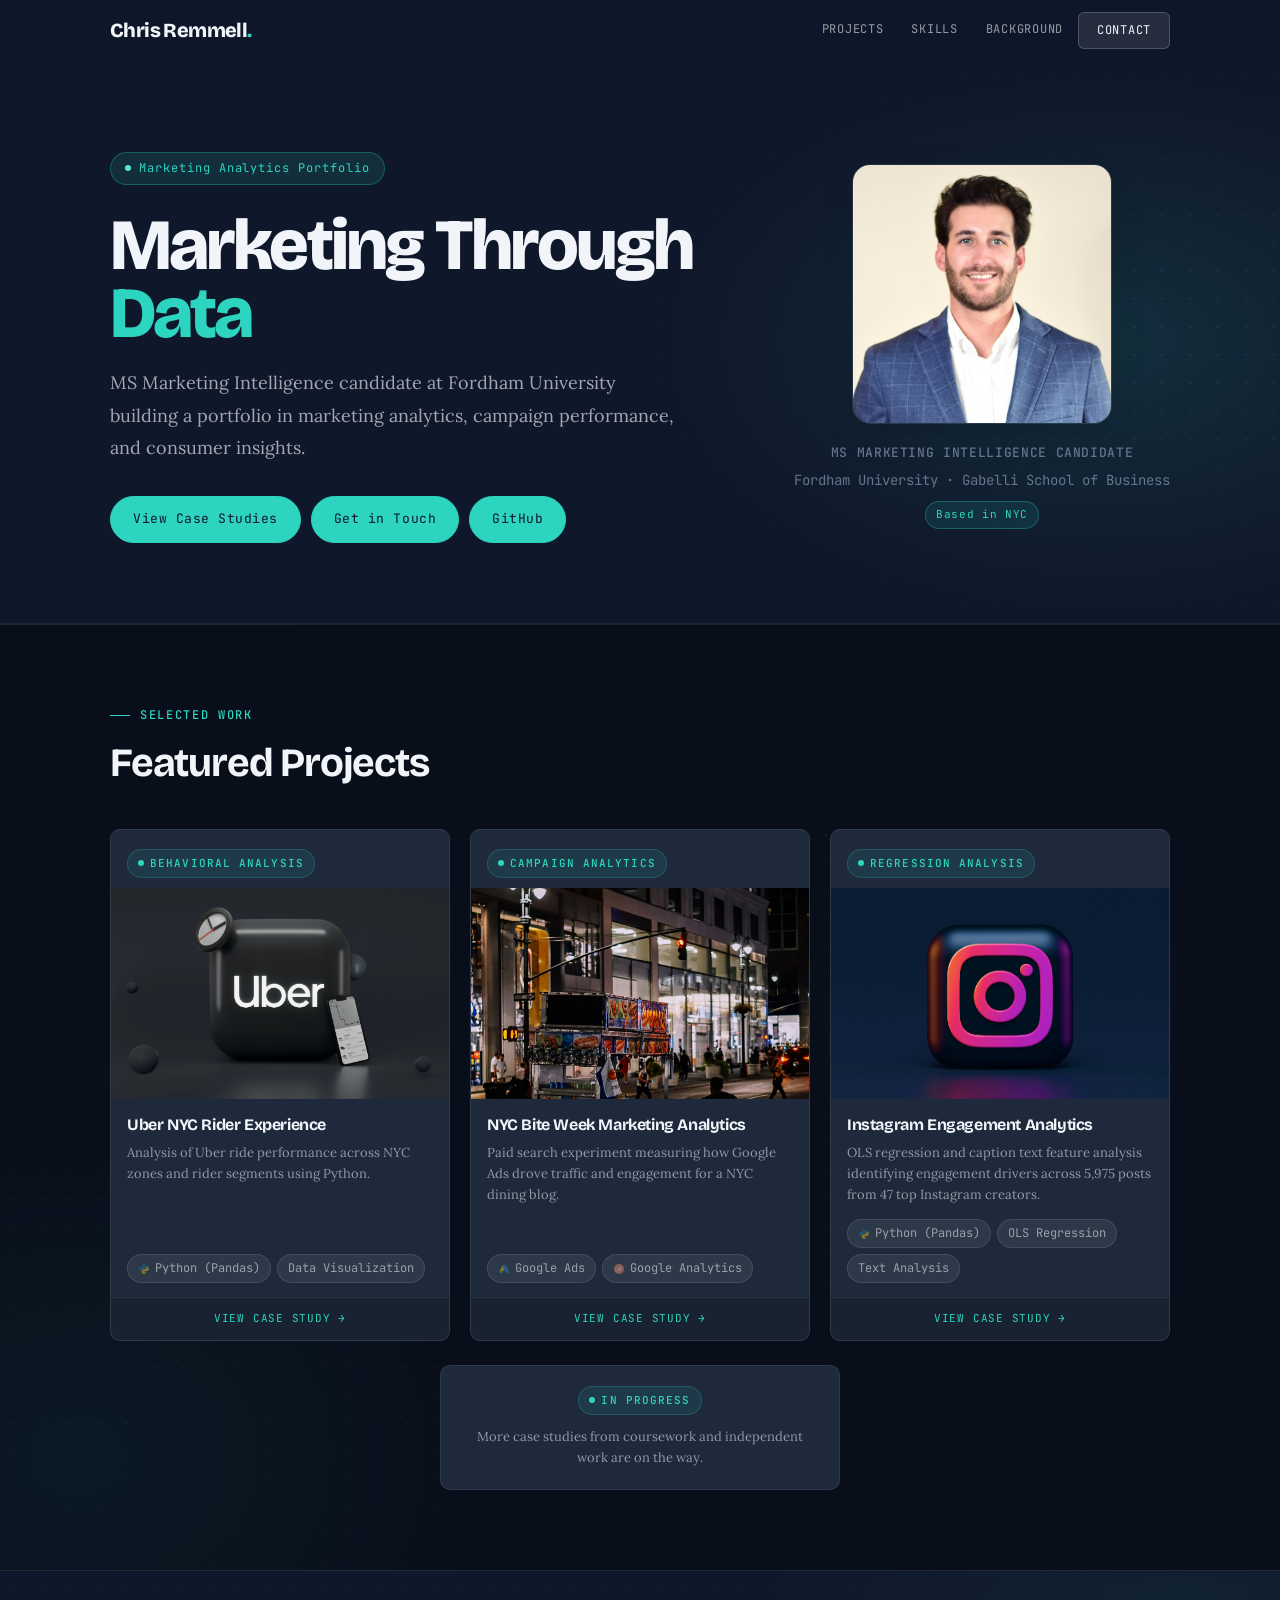
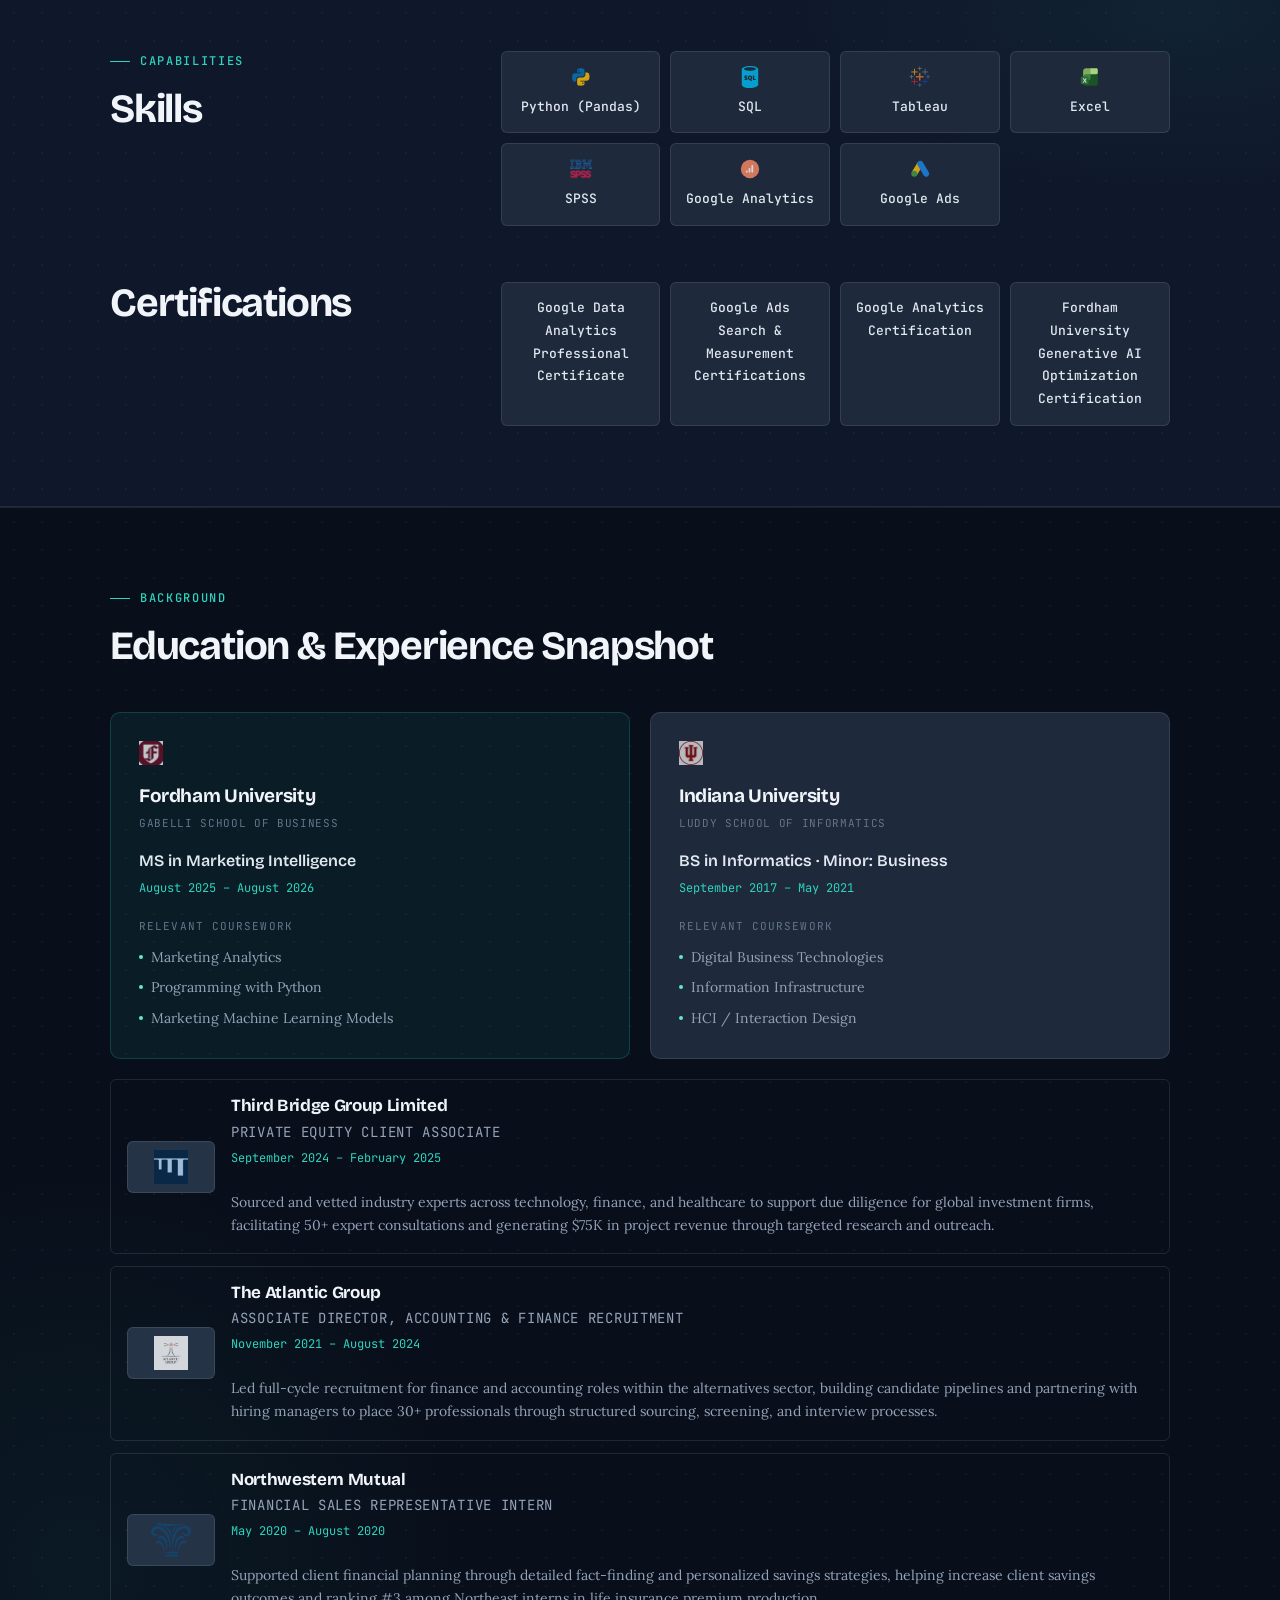
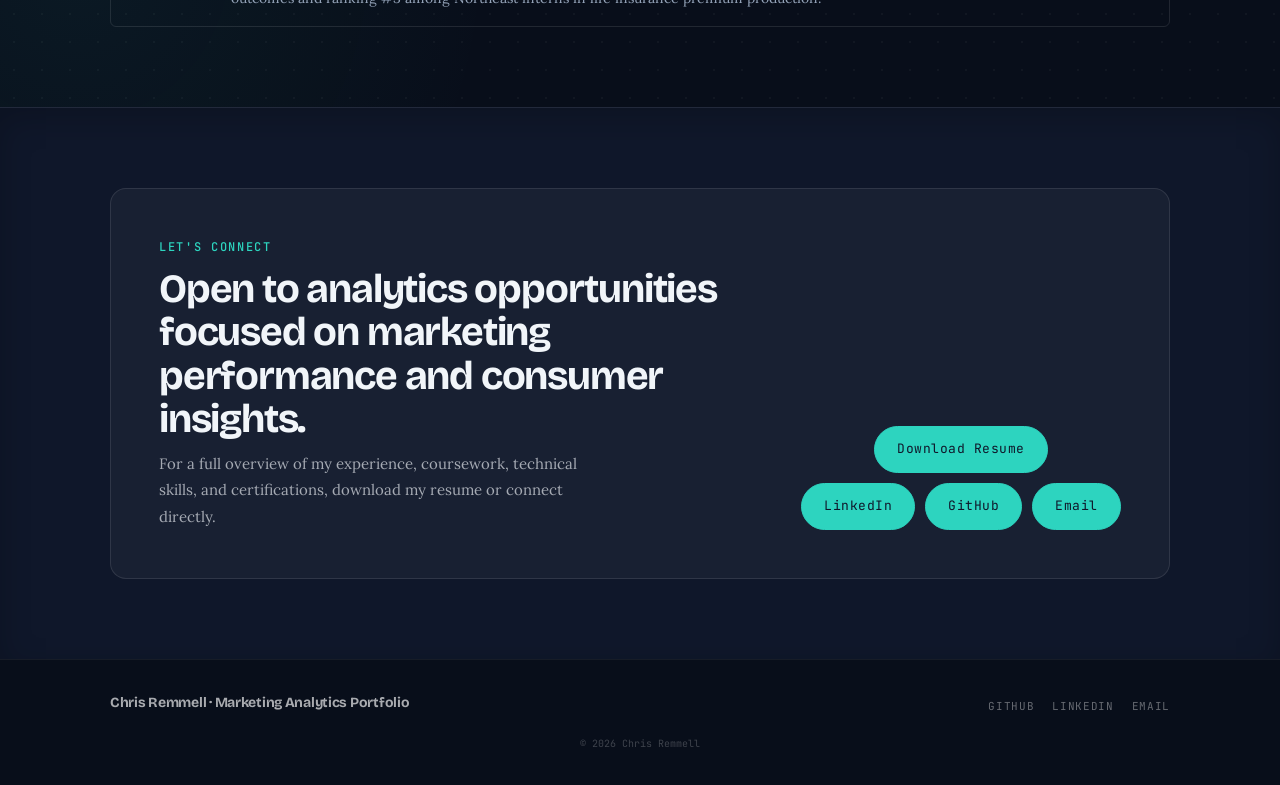
<file: index.html>
<!doctype html>
<html lang="en">
<head>
  <meta charset="UTF-8" />
  <meta name="viewport" content="width=device-width, initial-scale=1.0" />
  <title>Chris Remmell | Marketing Analytics Portfolio | Fordham MS Marketing Intelligence</title>
  <meta name="description" content="Chris Remmell is an MS Marketing Intelligence candidate at Fordham University." />
  <meta property="og:type"        content="website" />
  <meta property="og:url"         content="https://chrisremmell.com/" />
  <meta property="og:title"       content="Chris Remmell | Portfolio" />
  <meta property="og:description" content="MS Marketing Intelligence candidate at Fordham University. Projects in marketing analytics, campaign performance, and consumer insights." />
  <meta property="og:image"       content="https://chrisremmell.com/assets/images/og-preview.jpg" />
  <meta property="og:site_name"   content="Chris Remmell Portfolio" />
  <link rel="canonical" href="https://chrisremmell.com/" />
  <link rel="stylesheet" href="styles.css" />
  <!-- Favicon -->
  <link rel="icon" type="image/x-icon" href="/assets/images/favicon.ico">
  <link rel="icon" type="image/png" sizes="32x32" href="/assets/images/favicon-32x32.png">
  <link rel="icon" type="image/png" sizes="16x16" href="/assets/images/favicon-16x16.png">
  <link rel="apple-touch-icon" sizes="180x180" href="/assets/images/apple-touch-icon.png">
  <link rel="manifest" href="/assets/images/site.webmanifest">
</head>
<body>

  <!-- ── HEADER / NAV ── -->
  <header class="site-header">
    <nav class="container nav" aria-label="Primary">
      <a class="brand" href="index.html">Chris Remmell<span class="dot">.</span></a>
      <button class="nav-toggle" aria-expanded="false" aria-controls="nav-links">Menu</button>
      <ul id="nav-links" class="nav-links">
        <li><a href="#projects">Projects</a></li>
        <li><a href="#skills">Skills</a></li>
        <li><a href="#education">Background</a></li>
        <li class="nav-cta"><a href="#contact">Contact</a></li>
      </ul>
    </nav>
  </header>

  <main>

    <!-- ── HERO ── -->
    <section class="hero-wrap">
      <div class="hero container">

        <!-- Text -->
        <div>
          <div class="hero-badge">Marketing Analytics Portfolio</div>

          <h1 class="hero-heading">
            Marketing Through<br><span class="hero-accent">Data</span>
          </h1>

          <p class="lead">
            MS Marketing Intelligence candidate at Fordham University building a portfolio in marketing analytics, campaign performance, and consumer insights.
          </p>

          <div class="button-row">
            <a class="button" href="#projects">View Case Studies</a>
            <a class="button" href="#contact">Get in Touch</a>
            <a class="button" data-link="github_profile" href="#" target="_blank" rel="noopener">GitHub</a>
          </div>
        </div>

        <!-- Profile -->
        <aside class="hero-profile" aria-label="Chris Remmell headshot and profile">
          <div class="headshot-frame">
            <img src="assets/images/chris-remmell-headshot.jpeg" alt="Chris Remmell portrait" />
          </div>
          <div class="hero-meta">
            <p class="hero-role">MS Marketing Intelligence Candidate</p>
            <p class="hero-school">Fordham University · Gabelli School of Business</p>
            <div class="hero-badge location-badge">Based in NYC</div>
          </div>
        </aside>

      </div>
    </section>

    <!-- ── PROJECTS ── -->
    <section id="projects" class="section section-white">
      <div class="container">

        <div class="projects-intro">
          <div>
            <div class="eyebrow">Selected Work</div>
            <h2>Featured Projects</h2>
          </div>
        </div>

        <div class="project-grid">

          <!-- Project 1 -->
          <a class="project-card" href="projects/uber-nyc-rider-experience.html">
            <div class="card-header">
              <span class="project-type case-study">Behavioral Analysis</span>
            </div>
            <div class="card-img-wrap">
              <img src="assets/images/cards/uber-hero.jpg" alt="Uber NYC Rider Experience" />
            </div>
            <div class="card-body">
              <h3>Uber NYC Rider Experience</h3>
              <p>Analysis of Uber ride performance across NYC zones and rider segments using Python.</p>
              <div class="tools">
                <span class="tool-badge">
                  <img src="assets/images/python.svg" alt="" aria-hidden="true" />
                  Python (Pandas)
                </span>
                <span class="tool-badge">Data Visualization</span>
              </div>
            </div>
            <div class="card-footer">
              <span class="card-cta">View Case Study →</span>
            </div>
          </a>

          <!-- Project 2 -->
          <a class="project-card" href="projects/nyc-bite-week-marketing-analytics.html">
            <div class="card-header">
              <span class="project-type case-study">Campaign Analytics</span>
            </div>
            <div class="card-img-wrap">
              <img src="assets/images/cards/nyc-bite-week-hero.jpg" alt="NYC Bite Week Marketing Analytics" style="object-position: center 40%;" />
            </div>
            <div class="card-body">
              <h3>NYC Bite Week Marketing Analytics</h3>
              <p>Paid search experiment measuring how Google Ads drove traffic and engagement for a NYC dining blog.</p>
              <div class="tools">
                <span class="tool-badge">
                  <img src="assets/images/google-ads.svg" alt="" aria-hidden="true" />
                  Google Ads
                </span>
                <span class="tool-badge">
                  <img src="assets/images/google-analytics.svg" alt="" aria-hidden="true" />
                  Google Analytics
                </span>
              </div>
            </div>
            <div class="card-footer">
              <span class="card-cta">View Case Study →</span>
            </div>
          </a>

          <!-- Project 3 — Instagram Engagement Analytics -->
          <a class="project-card" href="projects/instagram-engagement-analytics.html">
            <div class="card-header">
              <span class="project-type case-study">Regression Analysis</span>
            </div>
            <div class="card-img-wrap">
              <img src="assets/images/cards/instagram-hero.jpg" alt="Instagram Engagement Analytics" />
            </div>
            <div class="card-body">
              <h3>Instagram Engagement Analytics</h3>
              <p>OLS regression and caption text feature analysis identifying engagement drivers across 5,975 posts from 47 top Instagram creators.</p>
              <div class="tools">
                <span class="tool-badge">
                  <img src="assets/images/python.svg" alt="" aria-hidden="true" />
                  Python (Pandas)
                </span>
                <span class="tool-badge">OLS Regression</span>
                <span class="tool-badge">Text Analysis</span>
              </div>
            </div>
            <div class="card-footer">
              <span class="card-cta">View Case Study →</span>
            </div>
          </a>

        </div>

        <!-- In Progress banner — standalone, outside the grid -->
        <div style="max-width:400px;margin:24px auto 0;background:#1e293b;border:1px solid rgba(255,255,255,0.08);border-radius:10px;padding:20px 28px;display:flex;flex-direction:column;align-items:center;text-align:center;">
          <span style="font-family:'JetBrains Mono',monospace;font-size:11px;font-weight:500;letter-spacing:0.1em;text-transform:uppercase;padding:4px 10px;border-radius:100px;display:inline-flex;align-items:center;gap:6px;background:rgba(45,212,191,0.1);border:1px solid rgba(45,212,191,0.2);color:#2dd4bf;margin-bottom:12px;flex-shrink:0;">
            <span style="width:6px;height:6px;border-radius:50%;background:#2dd4bf;flex-shrink:0;display:inline-block;"></span>
            In Progress
          </span>
          <p style="font-size:13px;color:rgba(241,245,249,0.55);line-height:1.6;margin:0;font-family:'Lora',serif;">More case studies from coursework and independent work are on the way.</p>
        </div>

      </div>
    </section>

    <!-- ── SKILLS ── -->
    <section id="skills" class="section section-alt">
      <div class="container">
        <div class="skills-layout">

          <div class="skills-copy">
            <div class="eyebrow">Capabilities</div>
            <h2>Skills</h2>
          </div>

          <ul class="tag-list">
            <li>
              <img src="assets/images/python.svg" alt="" aria-hidden="true" />
              Python (Pandas)
            </li>
            <li>
              <img src="assets/images/sql.svg" alt="" aria-hidden="true" />
              SQL
            </li>
            <li>
              <img src="assets/images/tableau-software.svg" alt="" aria-hidden="true" />
              Tableau
            </li>
            <li>
              <img src="assets/images/excel.svg" alt="" aria-hidden="true" />
              Excel
            </li>
            <li>
              <img src="assets/images/SPSS.svg" alt="" aria-hidden="true" />
              SPSS
            </li>
            <li>
              <img src="assets/images/google-analytics.svg" alt="" aria-hidden="true" />
              Google Analytics
            </li>
            <li>
              <img src="assets/images/google-ads.svg" alt="" aria-hidden="true" />
              Google Ads
            </li>
          </ul>

          <div class="skills-copy">
            <h2>Certifications</h2>
          </div>

          <ul class="tag-list">
            <li>Google Data Analytics Professional Certificate</li>
            <li>Google Ads Search &amp; Measurement Certifications</li>
            <li>Google Analytics Certification</li>
            <li>Fordham University Generative AI Optimization Certification</li>
          </ul>

        </div>
      </div>
    </section>

    <!-- ── EDUCATION ── -->
    <section id="education" class="section section-white">
      <div class="container">

        <div class="eyebrow">Background</div>
        <h2>Education &amp; Experience Snapshot</h2>

        <div class="edu-grid">

          <!-- Fordham -->
          <div class="edu-card accent">
            <img src="assets/images/fordham.png" alt="Fordham University" class="edu-logo" />
            <div class="edu-school">Fordham University</div>
            <div class="edu-sub">Gabelli School of Business</div>
            <div class="edu-degree">MS in Marketing Intelligence</div>
            <div class="edu-dates">August 2025 – August 2026</div>
            <div class="coursework-label">Relevant Coursework</div>
            <ul class="course-list">
              <li>Marketing Analytics</li>
              <li>Programming with Python</li>
              <li>Marketing Machine Learning Models</li>
            </ul>
          </div>

          <!-- Indiana -->
          <div class="edu-card">
            <img src="assets/images/indiana.png" alt="Indiana University" class="edu-logo" />
            <div class="edu-school">Indiana University</div>
            <div class="edu-sub">Luddy School of Informatics</div>
            <div class="edu-degree">BS in Informatics · Minor: Business</div>
            <div class="edu-dates">September 2017 – May 2021</div>
            <div class="coursework-label">Relevant Coursework</div>
            <ul class="course-list">
              <li>Digital Business Technologies</li>
              <li>Information Infrastructure</li>
              <li>HCI / Interaction Design</li>
            </ul>
          </div>

          <!-- Experience -->
          <div class="exp-block">
            <div class="experience-list">
              <article class="experience-card">
                <div class="experience-logo">
                  <img src="assets/images/TB.png" alt="Third Bridge Group Limited" />
                </div>
                <div class="experience-body">
                  <h3>Third Bridge Group Limited</h3>
                  <p class="experience-meta">Private Equity Client Associate</p>
                  <div class="edu-dates">September 2024 – February 2025</div>
                  <p>Sourced and vetted industry experts across technology, finance, and healthcare to support due diligence for global investment firms, facilitating 50+ expert consultations and generating $75K in project revenue through targeted research and outreach.</p>
                </div>
              </article>

              <article class="experience-card">
                <div class="experience-logo">
                  <img src="assets/images/AG.png" alt="The Atlantic Group" />
                </div>
                <div class="experience-body">
                  <h3>The Atlantic Group</h3>
                  <p class="experience-meta">Associate Director, Accounting &amp; Finance Recruitment</p>
                  <div class="edu-dates">November 2021 – August 2024</div>
                  <p>Led full-cycle recruitment for finance and accounting roles within the alternatives sector, building candidate pipelines and partnering with hiring managers to place 30+ professionals through structured sourcing, screening, and interview processes.</p>
                </div>
              </article>

              <article class="experience-card">
                <div class="experience-logo">
                  <img src="assets/images/NM.svg" alt="Northwestern Mutual" />
                </div>
                <div class="experience-body">
                  <h3>Northwestern Mutual</h3>
                  <p class="experience-meta">Financial Sales Representative Intern</p>
                  <div class="edu-dates">May 2020 – August 2020</div>
                  <p>Supported client financial planning through detailed fact-finding and personalized savings strategies, helping increase client savings outcomes and ranking #3 among Northeast interns in life insurance premium production.</p>
                </div>
              </article>
            </div>
          </div>

        </div>
      </div>
    </section>

    <!-- ── CONTACT ── -->
    <section id="contact" class="section section-dark">
      <div class="container">
        <div class="contact-card">
          <div>
            <span class="section-label">Let's Connect</span>
            <h2>Open to analytics opportunities focused on marketing performance and consumer insights.</h2>
            <p>For a full overview of my experience, coursework, technical skills, and certifications, download my resume or connect directly.</p>
          </div>
          <div style="display:flex;flex-direction:column;align-items:center;gap:10px;">
            <div class="button-row" style="justify-content:center;">
              <a class="button" data-link="resume_pdf" href="#" download>Download Resume</a>
            </div>
            <div class="button-row" style="justify-content:center;">
              <a class="button" data-link="linkedin_profile" href="#" target="_blank" rel="noopener">LinkedIn</a>
              <a class="button" data-link="github_profile" href="#" target="_blank" rel="noopener">GitHub</a>
              <a class="button" data-link="email" href="#">Email</a>
            </div>
          </div>
        </div>
      </div>
    </section>

  </main>

  <!-- ── FOOTER ── -->
  <footer class="site-footer">
    <div class="container footer-grid">
      <div class="footer-brand">Chris Remmell · Marketing Analytics Portfolio</div>
      <ul>
        <li><a data-link="github_profile" href="#" target="_blank" rel="noopener">GitHub</a></li>
        <li><a data-link="linkedin_profile" href="#" target="_blank" rel="noopener">LinkedIn</a></li>
        <li><a data-link="email" href="#">Email</a></li>
      </ul>
    </div>
    <p class="copyright">&copy; <span id="year"></span> Chris Remmell</p>
  </footer>

  <script src="script.js"></script>
</body>
</html>
</file>
<file: styles.css>
/* ============================================================
   CHRIS REMMELL — MARKETING ANALYTICS PORTFOLIO
   Design System: Direction A — "The Analyst's Report"
   ============================================================ */

@import url('https://fonts.googleapis.com/css2?family=Bricolage+Grotesque:opsz,wght@12..96,400;12..96,600;12..96,700;12..96,800&family=Lora:ital,wght@0,400;0,500;1,400;1,500&family=JetBrains+Mono:wght@300;400;500&display=swap');

/* ── TOKENS ── */
:root {
  --ink:          #0f172a;
  --ink-2:        #080e1a;
  --ink-3:        #1e293b;
  --rule:         rgba(255,255,255,0.1);
  --rule-soft:    rgba(255,255,255,0.06);
  --text:         #e2e8f0;
  --text-2:       #94a3b8;
  --text-3:       #64748b;
  --paper:        #0b1120;
  --white:        #ffffff;
  --teal:         #2dd4bf;
  --teal-light:   rgba(45,212,191,0.1);
  --teal-mid:     #5eead4;
  --teal-hover:   #99f6e4;
  --amber:        #f59e0b;
  --amber-bg:     rgba(245,158,11,0.1);
  --amber-border: rgba(245,158,11,0.2);
  --max:          1060px;
  --r:            10px;
  --r-sm:         6px;
  --r-lg:         16px;
  --shadow-sm:    0 1px 4px rgba(0,0,0,0.06), 0 4px 16px rgba(0,0,0,0.04);
  --shadow-md:    0 4px 12px rgba(0,0,0,0.07), 0 12px 40px rgba(0,0,0,0.06);
  --shadow-card:  0 8px 40px rgba(0,0,0,0.07);
}

/* ── DARK SECTION TEAL OVERRIDE ── */
/* All sections are dark — keep teal tokens consistent */
.hero-wrap,
.about-wrap,
.section-dark,
.case-header {
  --teal:       #2dd4bf;
  --teal-light: rgba(45,212,191,0.12);
  --teal-mid:   #5eead4;
}

/* ── RESET ── */
*, *::before, *::after { box-sizing: border-box; margin: 0; padding: 0; }
html { scroll-behavior: smooth; font-size: 18px; }

body {
  background: var(--paper);
  color: var(--text);
  font-family: 'Lora', Georgia, serif;
  line-height: 1.75;
  -webkit-font-smoothing: antialiased;
  -moz-osx-font-smoothing: grayscale;
}

img { display: block; max-width: 100%; }
a { color: inherit; }

/* ── LAYOUT ── */
.container {
  width: min(100% - 2.5rem, var(--max));
  margin-inline: auto;
}

/* ── TYPOGRAPHY ── */
h1, h2, h3, h4 {
  font-family: 'Bricolage Grotesque', sans-serif;
  font-weight: 700;
  letter-spacing: -0.03em;
  line-height: 1.08;
  color: #f1f5f9;
}

h1 { font-size: clamp(42px, 6vw, 72px); font-weight: 800; letter-spacing: -0.04em; line-height: 0.95; }
h2 { font-size: clamp(26px, 3.5vw, 40px); }
h3 { font-size: clamp(18px, 2vw, 22px); letter-spacing: -0.025em; line-height: 1.2; }

p { color: var(--text-2); }

.accent { color: var(--teal); }
.hero-accent { color: var(--teal); }

/* Light text for dark hero background */
.hero-wrap h1,
.hero-wrap h2,
.hero-wrap h3,
.hero-wrap h4 { color: #f1f5f9; }
.hero-wrap .hero-tagline { color: rgba(241,245,249,0.72); }
.hero-wrap .lead         { color: rgba(241,245,249,0.65); }

/* ── EYEBROW LABELS ── */
.eyebrow {
  display: flex;
  align-items: center;
  gap: 10px;
  margin-bottom: 16px;
  font-family: 'JetBrains Mono', monospace;
  font-size: 12px;
  font-weight: 500;
  letter-spacing: 0.14em;
  text-transform: uppercase;
  color: var(--teal);
}
.eyebrow::before {
  content: '';
  display: block;
  width: 20px;
  height: 1px;
  background: var(--teal);
  flex-shrink: 0;
}
.eyebrow-center {
  justify-content: center;
}
.eyebrow-center::before { display: none; }
.eyebrow-center::after {
  content: '';
  display: block;
  width: 20px;
  height: 1px;
  background: var(--teal);
  flex-shrink: 0;
}

/* ── SECTION LABEL (legacy alias) ── */
.section-label {
  font-family: 'JetBrains Mono', monospace;
  font-size: 12px;
  font-weight: 500;
  letter-spacing: 0.14em;
  text-transform: uppercase;
  color: var(--teal);
  margin-bottom: 10px;
  display: block;
}

/* ── SITE HEADER / NAV ── */
.site-header {
  position: sticky;
  top: 0;
  z-index: 200;
  background: rgba(15,23,42,0.96);
  backdrop-filter: blur(16px) saturate(160%);
  border-bottom: 1px solid transparent;
  transition: border-color 0.3s, box-shadow 0.3s;
}
.site-header.raised {
  border-bottom-color: rgba(255,255,255,0.08);
  box-shadow: 0 2px 20px rgba(0,0,0,0.3);
}

.nav {
  display: flex;
  align-items: center;
  justify-content: space-between;
  height: 60px;
}

.brand {
  font-family: 'Bricolage Grotesque', sans-serif;
  font-weight: 800;
  font-size: 20px;
  letter-spacing: -0.03em;
  color: #f1f5f9;
  text-decoration: none;
  transition: color 0.15s;
}
.brand .dot { color: #2dd4bf; }
.brand:hover { color: #2dd4bf; }

.nav-toggle {
  display: none;
  background: transparent;
  border: 1.5px solid rgba(255,255,255,0.2);
  color: rgba(241,245,249,0.65);
  border-radius: var(--r-sm);
  padding: 6px 12px;
  font-family: 'JetBrains Mono', monospace;
  font-size: 12px;
  letter-spacing: 0.06em;
  text-transform: uppercase;
  cursor: pointer;
  transition: border-color 0.15s, color 0.15s;
}
.nav-toggle:hover { border-color: rgba(255,255,255,0.5); color: #f1f5f9; }

.nav-links {
  list-style: none;
  display: flex;
  gap: 2px;
  padding: 0;
  margin: 0;
}
.nav-links a {
  display: block;
  padding: 7px 13px;
  font-family: 'JetBrains Mono', monospace;
  font-size: 12px;
  letter-spacing: 0.06em;
  text-transform: uppercase;
  color: rgba(241,245,249,0.6);
  text-decoration: none;
  border-radius: var(--r-sm);
  transition: color 0.15s, background 0.15s;
}
.nav-links a:hover,
.nav-links a.active {
  color: #2dd4bf;
  background: rgba(45,212,191,0.1);
}
.nav-links .nav-cta a {
  background: rgba(255,255,255,0.1) !important;
  color: #f1f5f9 !important;
  border: 1px solid rgba(255,255,255,0.18) !important;
  padding: 7px 18px;
}
.nav-links .nav-cta a:hover {
  background: #2dd4bf !important;
  color: #0f172a !important;
  border-color: #2dd4bf !important;
}

/* ── HERO ── */
.hero-wrap {
  background: var(--ink);
  border-bottom: 1px solid rgba(255,255,255,0.06);
  padding: 88px 0 80px;
  position: relative;
  overflow: hidden;
}

/* subtle dot-grid */
.hero-wrap::before {
  content: '';
  position: absolute;
  inset: 0;
  z-index: 0;
  pointer-events: none;
  background-image: radial-gradient(circle, rgba(255,255,255,0.07) 1px, transparent 1px);
  background-size: 28px 28px;
  mask-image: radial-gradient(ellipse 65% 80% at 92% 50%, black 5%, transparent 70%);
  -webkit-mask-image: radial-gradient(ellipse 65% 80% at 92% 50%, black 5%, transparent 70%);
}

/* depth gradient — soft teal bloom behind the headshot column */
.hero-wrap::after {
  content: '';
  position: absolute;
  inset: 0;
  z-index: 0;
  pointer-events: none;
  background: radial-gradient(ellipse 50% 70% at 86% 50%, rgba(45,212,191,0.12) 0%, transparent 68%);
}

.hero {
  position: relative;
  z-index: 1;
  display: grid;
  grid-template-columns: 1fr auto;
  gap: 60px;
  align-items: center;
}

.hero-badge {
  display: inline-flex;
  align-items: center;
  gap: 8px;
  background: var(--teal-light);
  border: 1px solid rgba(45,212,191,0.3);
  color: var(--teal);
  padding: 5px 14px;
  border-radius: 100px;
  font-family: 'JetBrains Mono', monospace;
  font-size: 12px;
  letter-spacing: 0.08em;
  margin-bottom: 26px;
  animation: fadeUp 0.65s ease both;
}
.hero-badge::before {
  content: '';
  width: 6px;
  height: 6px;
  border-radius: 50%;
  background: var(--teal-mid);
  flex-shrink: 0;
}

h1.hero-heading {
  margin-bottom: 20px;
  max-width: none;
  width: fit-content;
  animation: fadeUp 0.65s 0.08s ease both;
}

.hero-tagline {
  font-family: 'Lora', serif;
  font-style: italic;
  font-size: clamp(17px, 2vw, 21px);
  color: var(--text-2);
  line-height: 1.55;
  margin-bottom: 14px;
  max-width: 52ch;
  animation: fadeUp 0.65s 0.16s ease both;
}

.lead {
  font-size: 18px;
  color: var(--text-2);
  line-height: 1.8;
  max-width: 52ch;
  margin-bottom: 32px;
  animation: fadeUp 0.65s 0.24s ease both;
}

.button-row {
  display: flex;
  flex-wrap: wrap;
  gap: 10px;
  margin-top: 0;
  animation: fadeUp 0.65s 0.32s ease both;
}

/* ── PROFILE / HEADSHOT ── */
.hero-profile {
  display: flex;
  flex-direction: column;
  align-items: center;
  gap: 14px;
  animation: fadeUp 0.65s 0.4s ease both;
}

.headshot-frame {
  width: 260px;
  height: 260px;
  border-radius: 18px;
  overflow: hidden;
  border: 1px solid rgba(255,255,255,0.1);
  box-shadow: var(--shadow-md);
}
.headshot-frame img {
  width: 100%;
  height: 100%;
  object-fit: cover;
}

.hero-meta { text-align: center; margin-top: 4px; }
.hero-role {
  font-family: 'JetBrains Mono', monospace;
  font-size: 13px;
  font-weight: 500;
  letter-spacing: 0.05em;
  text-transform: uppercase;
  color: var(--text-3);
  margin-bottom: 6px;
}
.hero-school {
  font-family: 'JetBrains Mono', monospace;
  font-size: 14px;
  color: var(--text-3);
  line-height: 1.5;
}

.location-badge {
  margin: 10px auto 0;
  padding: 3px 10px;
  margin-bottom: 0;
  font-size: 11px;
  letter-spacing: 0.06em;
  background: rgba(45,212,191,0.1);
}

.location-badge::before {
  display: none;
}

/* ── BUTTONS ── */
.button {
  display: inline-flex;
  align-items: center;
  gap: 6px;
  padding: 11px 22px;
  border-radius: 100px;
  font-family: 'JetBrains Mono', monospace;
  font-size: 13px;
  letter-spacing: 0.04em;
  text-decoration: none;
  transition: all 0.18s;
  border: 1.5px solid transparent;
  cursor: pointer;
  font-weight: 400;
}

.button          { background: var(--teal); color: #0f172a; border-color: var(--teal); }
.button:hover    { background: var(--teal-mid); border-color: var(--teal-mid); color: #0f172a; transform: translateY(-2px); box-shadow: 0 6px 20px rgba(45,212,191,0.3); }

.button-secondary          { background: transparent; color: var(--text-2); border-color: var(--rule); }
.button-secondary:hover    { border-color: rgba(255,255,255,0.4); color: #f1f5f9; transform: translateY(-2px); }

.button-ghost          { background: transparent; color: var(--text-3); border-color: var(--rule); }
.button-ghost:hover    { border-color: var(--text-2); color: var(--text-2); transform: translateY(-2px); }

/* Hero button overrides for dark background */
.hero-wrap .button {
  background: var(--teal);
  border-color: var(--teal);
  color: #0f172a;
}
.hero-wrap .button:hover {
  background: var(--teal-mid);
  border-color: var(--teal-mid);
  color: #0f172a;
  box-shadow: 0 6px 20px rgba(45,212,191,0.3);
}
.hero-wrap .button-secondary {
  background: transparent;
  border-color: rgba(241,245,249,0.25);
  color: rgba(241,245,249,0.78);
}
.hero-wrap .button-secondary:hover {
  border-color: rgba(241,245,249,0.6);
  color: #f1f5f9;
  transform: translateY(-2px);
}

/* ── SECTIONS ── */
.section {
  padding: 80px 0;
}

.section-alt {
  background-color: #0f172a;
  background-image:
    radial-gradient(ellipse 50% 55% at 92% 8%, rgba(45,212,191,0.06) 0%, transparent 65%),
    radial-gradient(circle, rgba(255,255,255,0.035) 1px, transparent 1px);
  background-size: auto, 28px 28px;
  border-top: 1px solid rgba(255,255,255,0.08);
  border-bottom: 1px solid rgba(255,255,255,0.08);
}

.section-white {
  background-color: #080e1a;
  background-image:
    radial-gradient(ellipse 50% 55% at 6% 88%, rgba(45,212,191,0.06) 0%, transparent 65%),
    radial-gradient(circle, rgba(255,255,255,0.035) 1px, transparent 1px);
  background-size: auto, 28px 28px;
  border-top: 1px solid rgba(255,255,255,0.08);
}

.section-dark {
  background: var(--ink);
  border-top: 1px solid rgba(255,255,255,0.08);
  box-shadow: inset 0 10px 32px rgba(0,0,0,0.2);
}

.section-heading {
  margin-bottom: 8px;
}

.projects-note {
  font-family: 'JetBrains Mono', monospace;
  font-size: 12px;
  letter-spacing: 0.04em;
  color: rgba(241,245,249,0.35);
}

.project-card-slim {
  grid-column: 1 / -1;
  flex-direction: row;
  align-items: center;
  gap: 14px;
  padding: 14px 20px;
  min-height: auto;
}

.project-card-slim .project-type {
  margin-bottom: 0;
  flex-shrink: 0;
}

/* ── PROJECTS ── */
.projects-intro {
  display: grid;
  grid-template-columns: 1fr 1fr;
  gap: 40px;
  align-items: end;
  margin-bottom: 44px;
}
.projects-intro p {
  font-size: 16px;
  line-height: 1.75;
}

.project-grid {
  display: grid;
  grid-template-columns: repeat(3, 1fr);
  gap: 20px;
}

/* base card */
.card {
  background: var(--white);
  border: 1px solid var(--rule);
  border-radius: var(--r);
  padding: 28px;
}

.project-card,
.project-card-soon {
  --teal:       #2dd4bf;
  --teal-light: rgba(45,212,191,0.1);
  --teal-mid:   #5eead4;
}

.project-card {
  background: var(--ink-3);
  border: 1px solid rgba(255,255,255,0.08);
  border-radius: var(--r);
  display: flex;
  flex-direction: column;
  position: relative;
  overflow: hidden;
  text-decoration: none;
  color: inherit;
  transition: border-color 0.2s, box-shadow 0.2s, transform 0.2s;
}
.project-card:hover {
  border-color: rgba(45,212,191,0.55);
  box-shadow: 0 8px 40px rgba(0,0,0,0.4), 0 0 64px rgba(45,212,191,0.1);
  transform: translateY(-3px);
}

.project-card:hover::after { opacity: 1; }

/* coming-soon card variant */
.project-card-soon {
  background: rgba(30,41,59,0.6);
  border: 1.5px dashed rgba(255,255,255,0.1);
  border-radius: var(--r);
  display: flex;
  flex-direction: column;
  align-items: flex-start;
  min-height: 100%;
  overflow: hidden;
  transition: border-color 0.2s, background 0.2s;
}
.project-card-soon:hover {
  border-color: rgba(45,212,191,0.3);
  background: rgba(30,41,59,0.8);
}

.project-type {
  font-family: 'JetBrains Mono', monospace;
  font-size: 11px;
  font-weight: 500;
  letter-spacing: 0.1em;
  text-transform: uppercase;
  padding: 4px 10px;
  border-radius: 100px;
  margin-bottom: 16px;
  display: inline-flex;
  align-items: center;
  gap: 6px;
}
.project-type::before {
  content: '';
  display: inline-block;
  width: 6px;
  height: 6px;
  border-radius: 50%;
  flex-shrink: 0;
}
.project-type.case-study {
  color: var(--teal);
  background: var(--teal-light);
  border: 1px solid rgba(45,212,191,0.2);
}
.project-type.case-study::before  { background: var(--teal); }
.project-type.campaign {
  color: var(--amber);
  background: var(--amber-bg);
  border: 1px solid var(--amber-border);
}
.project-type.campaign::before    { background: var(--amber); }
.project-type.coming-soon {
  color: var(--text-3);
  background: var(--rule-soft);
  border: 1px solid var(--rule);
}
.project-type.coming-soon::before { background: var(--text-3); }

/* ── CARD IMAGE / BODY / FOOTER ── */
.card-header {
  padding: 14px 16px 10px;
}

.card-header .project-type {
  margin-bottom: 0;
}

.card-img-wrap {
  position: relative;
  aspect-ratio: 16 / 10;
  overflow: hidden;
  flex-shrink: 0;
  width: 100%;
}

.card-img-wrap img {
  width: 100%;
  height: 100%;
  object-fit: cover;
  display: block;
  transition: transform 0.5s ease;
  will-change: transform;
  backface-visibility: hidden;
  -webkit-backface-visibility: hidden;
  transform: translateZ(0);
}

.project-card:hover .card-img-wrap img {
  transform: scale(1.04);
}

.card-img-placeholder {
  aspect-ratio: 16 / 10;
  width: 100%;
  background: linear-gradient(135deg, rgba(45,212,191,0.05) 0%, rgba(45,212,191,0.12) 100%);
  flex-shrink: 0;
  border-bottom: 1.5px dashed rgba(255,255,255,0.08);
}

.card-body {
  padding: 16px 16px 14px;
  display: flex;
  flex-direction: column;
  flex: 1;
}

.card-body h3 {
  font-size: 16px;
  line-height: 1.3;
  color: #f1f5f9;
  margin-bottom: 7px;
}

.card-body > p {
  font-size: 13px;
  line-height: 1.6;
  color: rgba(241,245,249,0.55);
  margin-bottom: 14px;
  flex: 1;
}

.card-body .tools {
  margin-bottom: 0;
}

.project-card .tool-badge,
.project-card-soon .tool-badge {
  background: rgba(255,255,255,0.07);
  border-color: rgba(255,255,255,0.1);
  color: rgba(241,245,249,0.55);
}

.project-card .tool-badge img,
.project-card-soon .tool-badge img {
  opacity: 0.45;
}

.card-footer {
  padding: 11px 16px;
  border-top: 1px solid rgba(255,255,255,0.07);
  display: flex;
  align-items: center;
  justify-content: center;
  background: rgba(0,0,0,0.18);
}


.insights {
  list-style: none;
  padding: 0;
  display: flex;
  flex-direction: column;
  gap: 9px;
  margin-bottom: 20px;
  flex: 1;
}
.insights li {
  display: flex;
  gap: 10px;
  align-items: flex-start;
  font-size: 15px;
  color: var(--text-2);
  line-height: 1.55;
}
.insights li::before {
  content: '→';
  color: var(--teal);
  font-family: 'JetBrains Mono', monospace;
  font-size: 13px;
  margin-top: 1px;
  flex-shrink: 0;
}

.tools {
  display: flex;
  flex-wrap: wrap;
  gap: 6px;
  margin-bottom: 20px;
}
.tool-badge {
  font-family: 'JetBrains Mono', monospace;
  font-size: 12px;
  padding: 3px 10px;
  background: rgba(255,255,255,0.07);
  border: 1px solid rgba(255,255,255,0.1);
  border-radius: 100px;
  color: var(--text-3);
  display: inline-flex;
  align-items: center;
  gap: 5px;
}
.tool-badge img {
  width: 12px;
  height: 12px;
  object-fit: contain;
  opacity: 0.75;
  flex-shrink: 0;
}

.card-cta {
  font-family: 'JetBrains Mono', monospace;
  font-size: 11px;
  letter-spacing: 0.07em;
  text-transform: uppercase;
  color: #2dd4bf;
  display: inline-flex;
  align-items: center;
  gap: 6px;
  transition: gap 0.15s;
  text-decoration: none;
}
.project-card:hover .card-cta { gap: 10px; }

/* ── SKILLS ── */
.skills-layout {
  display: grid;
  grid-template-columns: 1fr 2fr;
  gap: 56px;
  align-items: start;
}
.skills-copy p {
  font-size: 16px;
  line-height: 1.75;
  margin-top: 14px;
}

.tag-list {
  list-style: none;
  padding: 0;
  display: grid;
  grid-template-columns: repeat(4, 1fr);
  gap: 10px;
  margin: 0;
}
.tag-list li {
  background: #1e293b;
  border: 1px solid rgba(255,255,255,0.1);
  border-radius: var(--r-sm);
  padding: 14px 12px;
  text-align: center;
  font-family: 'JetBrains Mono', monospace;
  font-size: 13px;
  font-weight: 500;
  color: #e2e8f0;
  display: flex;
  flex-direction: column;
  align-items: center;
  gap: 8px;
  transition: border-color 0.18s, box-shadow 0.18s, transform 0.18s;
  cursor: default;
}
.tag-list li:hover {
  border-color: var(--teal-mid);
  box-shadow: 0 4px 16px rgba(45,212,191,0.1);
  transform: translateY(-2px);
}
.tag-list li img {
  width: 22px;
  height: 22px;
  object-fit: contain;
  opacity: 0.8;
}

.cert-spacer {
  grid-column: 2;
  height: 1px;
  background: var(--rule);
  margin-top: 8px;
}
.cert-heading {
  grid-column: 2;
  font-family: 'JetBrains Mono', monospace;
  font-size: 12px;
  font-weight: 700;
  letter-spacing: 0.08em;
  text-transform: uppercase;
  color: var(--teal-mid);
  margin-top: 4px;
}
.cert-list {
  grid-column: 2;
  grid-template-columns: repeat(2, 1fr);
}
.cert-list li {
  justify-content: center;
  font-size: 12px;
  line-height: 1.4;
}

/* ── EDUCATION ── */
.edu-grid {
  display: grid;
  grid-template-columns: 1fr 1fr;
  gap: 20px;
  margin-top: 44px;
}

.edu-card {
  background: #1e293b;
  border: 1px solid rgba(255,255,255,0.1);
  border-radius: var(--r);
  padding: 28px;
}
.edu-card.accent {
  background: rgba(45,212,191,0.07);
  border-color: rgba(45,212,191,0.2);
}

.edu-logo {
  height: 24px;
  width: auto;
  object-fit: contain;
  opacity: 0.75;
  filter: grayscale(15%);
  margin-bottom: 14px;
}

.edu-school {
  font-family: 'Bricolage Grotesque', sans-serif;
  font-weight: 700;
  font-size: 19px;
  letter-spacing: -0.02em;
  color: #f1f5f9;
  margin-bottom: 2px;
}
.edu-sub {
  font-family: 'JetBrains Mono', monospace;
  font-size: 11px;
  letter-spacing: 0.06em;
  color: var(--text-3);
  text-transform: uppercase;
  margin-bottom: 14px;
}
.edu-degree {
  font-family: 'Bricolage Grotesque', sans-serif;
  font-weight: 600;
  font-size: 16px;
  color: #e2e8f0;
  margin-bottom: 3px;
}
.edu-dates {
  font-family: 'JetBrains Mono', monospace;
  font-size: 12px;
  color: var(--teal);
  margin-bottom: 18px;
}
.coursework-label {
  font-family: 'JetBrains Mono', monospace;
  font-size: 11px;
  letter-spacing: 0.1em;
  text-transform: uppercase;
  color: var(--text-3);
  margin-bottom: 8px;
}
.course-list {
  list-style: none;
  padding: 0;
  display: flex;
  flex-direction: column;
  gap: 6px;
}
.course-list li {
  display: flex;
  align-items: center;
  gap: 8px;
  font-size: 14px;
  color: var(--text-2);
}
.course-list li::before {
  content: '';
  width: 4px;
  height: 4px;
  border-radius: 50%;
  background: var(--teal-mid);
  flex-shrink: 0;
}

.exp-block {
  grid-column: span 2;
}
.experience-list {
  display: flex;
  flex-direction: column;
  gap: 12px;
}

.experience-card {
  background: var(--bg-soft);
  border: 1px solid var(--rule);
  border-radius: var(--r-sm);
  padding: 16px;
  display: flex;
  align-items: center;
  gap: 16px;
  transition: border-color 0.25s ease, box-shadow 0.25s ease;
}
.experience-card:hover {
  border-color: rgba(45,212,191,0.3);
  box-shadow: 0 6px 18px rgba(15,23,42,0.08);
}

.experience-logo {
  width: 88px;
  height: 52px;
  border: 1px solid rgba(255,255,255,0.1);
  border-radius: var(--r-sm);
  background: #253347;
  display: flex;
  align-items: center;
  justify-content: center;
  flex-shrink: 0;
  padding: 8px;
}
.experience-logo img {
  width: 100%;
  height: 100%;
  object-fit: contain;
  opacity: 0.8;
  filter: grayscale(8%);
}

.experience-body {
  display: flex;
  flex-direction: column;
  gap: 4px;
}
.experience-body h3 {
  font-family: 'Bricolage Grotesque', sans-serif;
  font-weight: 700;
  font-size: 17px;
  letter-spacing: -0.02em;
  color: #f1f5f9;
  margin: 0;
}
.experience-meta {
  margin: 0;
  font-family: 'JetBrains Mono', monospace;
  font-size: 11px;
  letter-spacing: 0.05em;
  color: var(--text-3);
  text-transform: uppercase;
}
.experience-body p {
  margin: 0;
  font-size: 14px;
  line-height: 1.65;
  color: var(--text-2);
}

.certs-wrap {
  grid-column: span 2;
}
.certs-label {
  font-family: 'JetBrains Mono', monospace;
  font-size: 11px;
  letter-spacing: 0.1em;
  text-transform: uppercase;
  color: var(--text-3);
  margin-bottom: 10px;
}
.cert-list {
  list-style: none;
  padding: 0;
  display: grid;
  grid-template-columns: repeat(5, 1fr);
  gap: 10px;
  margin: 0;
}
.cert-list li {
  background: #1e293b;
  border: 1px solid rgba(255,255,255,0.1);
  border-radius: var(--r-sm);
  padding: 12px 12px;
  font-size: 13px;
  color: var(--text-2);
  line-height: 1.4;
  display: flex;
  align-items: flex-start;
  gap: 7px;
  font-family: 'Lora', serif;
}
.cert-list li::before {
  content: '✓';
  color: var(--teal-mid);
  font-size: 12px;
  margin-top: 2px;
  flex-shrink: 0;
  font-family: 'JetBrains Mono', monospace;
}

/* ── ABOUT (dark section) ── */
.about-wrap {
  background: var(--ink);
  padding: 80px 0;
  border-top: 1px solid rgba(255,255,255,0.06);
  box-shadow: inset 0 10px 32px rgba(0,0,0,0.2);
}

.about-grid {
  display: grid;
  gap: 72px;
  grid-template-columns: 1fr 1fr;
  align-items: start;
}

.about-eyebrow {
  display: flex;
  align-items: center;
  gap: 10px;
  margin-bottom: 16px;
  font-family: 'JetBrains Mono', monospace;
  font-size: 12px;
  font-weight: 500;
  letter-spacing: 0.14em;
  text-transform: uppercase;
  color: var(--teal-mid);
}
.about-eyebrow::before {
  content: '';
  display: block;
  width: 20px;
  height: 1px;
  background: var(--teal-mid);
  flex-shrink: 0;
}

.about-heading {
  font-family: 'Bricolage Grotesque', sans-serif;
  font-weight: 700;
  font-size: clamp(24px, 3.5vw, 38px);
  letter-spacing: -0.03em;
  line-height: 1.1;
  color: var(--white);
  margin-bottom: 24px;
}

.about-pull {
  display: flex;
  align-items: flex-start;
  gap: 12px;
  background: rgba(255,255,255,0.05);
  border: 1px solid rgba(255,255,255,0.1);
  border-radius: var(--r);
  padding: 18px 20px;
}
.about-pull-quote {
  font-family: 'Lora', serif;
  font-size: 30px;
  color: var(--teal-mid);
  line-height: 1;
  flex-shrink: 0;
  margin-top: -4px;
}
.about-pull p {
  font-family: 'Lora', serif;
  font-style: italic;
  font-size: 16px;
  line-height: 1.65;
  color: rgba(255,255,255,0.7);
  margin: 0;
}

.about-body {
  display: flex;
  flex-direction: column;
  gap: 16px;
}
.about-body p {
  font-size: 16px;
  line-height: 1.8;
  color: rgba(255,255,255,0.68);
}

/* ── CONTACT ── */
.contact-card {
  background: rgba(255,255,255,0.04);
  border: 1px solid rgba(255,255,255,0.1);
  border-radius: var(--r-lg);
  padding: clamp(32px, 4vw, 48px);
  display: flex;
  gap: 40px;
  justify-content: space-between;
  align-items: flex-end;
  transition: border-color 0.25s, box-shadow 0.25s;
}
.contact-card:hover {
  border-color: rgba(45,212,191,0.25);
  box-shadow: 0 0 48px rgba(45,212,191,0.06), 0 8px 32px rgba(0,0,0,0.2);
}

.contact-card .section-label { color: var(--teal); }
.contact-card h2 { color: #f1f5f9; margin: 10px 0 10px; }
.contact-card > div:first-child p { font-size: 15px; line-height: 1.75; max-width: 48ch; color: rgba(241,245,249,0.65); }

.contact-card .button-row { margin-top: 0; flex-direction: row; flex-wrap: nowrap; align-items: center; }

/* Button overrides for dark contact section */
.section-dark .button {
  background: var(--teal);
  border-color: var(--teal);
  color: #0f172a;
}
.section-dark .button:hover {
  background: var(--teal-mid);
  border-color: var(--teal-mid);
  color: #0f172a;
  box-shadow: 0 6px 20px rgba(45,212,191,0.3);
}
.section-dark .button-secondary {
  background: transparent;
  border-color: rgba(241,245,249,0.22);
  color: rgba(241,245,249,0.75);
}
.section-dark .button-secondary:hover {
  border-color: rgba(241,245,249,0.6);
  color: #f1f5f9;
}
.section-dark .button-ghost {
  background: transparent;
  border-color: rgba(241,245,249,0.12);
  color: rgba(241,245,249,0.45);
}
.section-dark .button-ghost:hover {
  border-color: rgba(241,245,249,0.38);
  color: rgba(241,245,249,0.8);
}

/* ── FOOTER ── */
.site-footer {
  background: var(--ink-2);
  border-top: 1px solid rgba(255,255,255,0.06);
  padding: 28px 0;
}

.footer-grid {
  display: flex;
  align-items: center;
  justify-content: space-between;
  gap: 12px;
  flex-wrap: wrap;
}

.footer-brand {
  font-family: 'Bricolage Grotesque', sans-serif;
  font-weight: 700;
  font-size: 14px;
  color: rgba(255,255,255,0.65);
  letter-spacing: -0.02em;
}

.site-footer ul {
  list-style: none;
  padding: 0;
  margin: 0;
  display: flex;
  gap: 18px;
}
.site-footer a {
  font-family: 'JetBrains Mono', monospace;
  font-size: 11px;
  color: rgba(255,255,255,0.38);
  text-decoration: none;
  text-transform: uppercase;
  letter-spacing: 0.06em;
  transition: color 0.15s;
}
.site-footer a:hover { color: rgba(255,255,255,0.75); }

.copyright {
  font-family: 'JetBrains Mono', monospace;
  font-size: 10px;
  color: rgba(255,255,255,0.22);
  text-align: center;
  padding: 16px 0 4px;
  margin: 0;
}

/* ── CASE STUDY PAGE LAYOUT ── */
.case-header {
  background: var(--ink);
  border-bottom: 1px solid rgba(255,255,255,0.06);
  padding: 64px 0 52px;
  box-shadow: inset 0 -10px 32px rgba(0,0,0,0.15);
}
.case-back {
  display: inline-flex;
  align-items: center;
  gap: 6px;
  font-family: 'JetBrains Mono', monospace;
  font-size: 11px;
  letter-spacing: 0.06em;
  text-transform: uppercase;
  color: rgba(241,245,249,0.45);
  text-decoration: none;
  margin-bottom: 28px;
  transition: color 0.15s, gap 0.15s;
}
.case-back:hover { color: var(--teal); gap: 10px; }

.case-title {
  font-family: 'Bricolage Grotesque', sans-serif;
  font-weight: 800;
  font-size: clamp(28px, 4vw, 48px);
  letter-spacing: -0.04em;
  line-height: 1.0;
  color: #f1f5f9;
  margin-bottom: 16px;
}

/* tagline italic under case title */
.case-header p {
  color: rgba(241,245,249,0.6);
}

/* tool badges on dark header */
.case-header .tool-badge {
  background: rgba(255,255,255,0.08);
  border-color: rgba(255,255,255,0.12);
  color: rgba(241,245,249,0.65);
}
.case-meta-row {
  display: flex;
  align-items: center;
  gap: 12px;
  flex-wrap: wrap;
}

.case-body {
  padding: 56px 0 80px;
}
.case-grid {
  display: grid;
  grid-template-columns: 1fr;
  gap: 20px;
  max-width: 800px;
}

.case-section {
  background: #1e293b;
  border: 1px solid rgba(255,255,255,0.1);
  border-radius: var(--r);
  padding: 28px 32px;
  margin-bottom: 0;
}
.case-section h2 {
  font-size: 19px;
  margin-bottom: 14px;
  padding-bottom: 12px;
  border-bottom: 1px solid var(--rule-soft);
}
.case-section p,
.case-section ul {
  font-size: 15px;
  line-height: 1.75;
  color: var(--text-2);
}
.case-section ul {
  padding-left: 0;
  list-style: none;
  display: flex;
  flex-direction: column;
  gap: 9px;
}
.case-section ul li {
  display: flex;
  gap: 10px;
  align-items: flex-start;
}
.case-section ul li::before {
  content: '→';
  color: var(--teal);
  font-family: 'JetBrains Mono', monospace;
  font-size: 12px;
  margin-top: 2px;
  flex-shrink: 0;
}

.image-placeholder {
  min-height: 200px;
  border: 1.5px dashed rgba(45,212,191,0.2);
  border-radius: var(--r-sm);
  display: grid;
  place-items: center;
  color: var(--text-3);
  background: var(--teal-light);
  font-family: 'JetBrains Mono', monospace;
  font-size: 12px;
  letter-spacing: 0.04em;
  padding: 1.5rem;
  text-align: center;
}

.case-img-grid {
  display: flex;
  flex-direction: column;
  gap: 2rem;
}

.case-img-grid figure {
  margin: 0;
}

.case-img-grid img {
  width: 100%;
  border-radius: var(--r-sm);
  border: 1px solid var(--border);
  display: block;
  cursor: zoom-in;
  transition: opacity 0.15s ease;
}

.case-img-grid img:hover {
  opacity: 0.88;
}

/* ── LIGHTBOX ── */
.lightbox {
  position: fixed;
  inset: 0;
  z-index: 9999;
  background: rgba(8, 14, 26, 0.93);
  display: flex;
  align-items: center;
  justify-content: center;
  opacity: 0;
  pointer-events: none;
  transition: opacity 0.2s ease;
}

.lightbox.is-open {
  opacity: 1;
  pointer-events: all;
}

.lightbox-inner {
  position: relative;
  max-width: min(90vw, 1100px);
  width: 100%;
  display: flex;
  flex-direction: column;
  align-items: center;
  gap: 14px;
}

.lightbox-img {
  max-width: 100%;
  max-height: 80vh;
  object-fit: contain;
  border-radius: var(--r-sm);
  box-shadow: 0 24px 80px rgba(0,0,0,0.6);
}

.lightbox-caption {
  font-size: 12px;
  color: rgba(241,245,249,0.55);
  font-family: 'JetBrains Mono', monospace;
  letter-spacing: 0.04em;
  text-align: center;
}

.lightbox-counter {
  font-size: 11px;
  color: rgba(241,245,249,0.3);
  font-family: 'JetBrains Mono', monospace;
  letter-spacing: 0.06em;
}

.lightbox-close {
  position: absolute;
  top: -44px;
  right: 0;
  background: none;
  border: none;
  color: rgba(241,245,249,0.6);
  font-size: 28px;
  line-height: 1;
  cursor: pointer;
  padding: 4px 8px;
  transition: color 0.15s ease;
}

.lightbox-close:hover {
  color: #f1f5f9;
}

.lightbox-nav {
  position: fixed;
  top: 50%;
  transform: translateY(-50%);
  background: rgba(255,255,255,0.07);
  border: 1px solid rgba(255,255,255,0.1);
  color: rgba(241,245,249,0.7);
  font-size: 22px;
  line-height: 1;
  cursor: pointer;
  padding: 14px 18px;
  border-radius: var(--r-sm);
  transition: background 0.15s ease, color 0.15s ease;
  z-index: 10000;
}

.lightbox-nav:hover {
  background: rgba(255,255,255,0.14);
  color: #f1f5f9;
}

.lightbox-nav.prev { left: 16px; }
.lightbox-nav.next { right: 16px; }

.lightbox-nav:disabled {
  opacity: 0.2;
  cursor: default;
  pointer-events: none;
}

.case-img-grid figcaption {
  margin-top: 8px;
  font-size: 12px;
  color: var(--text-3);
  font-family: 'JetBrains Mono', monospace;
  letter-spacing: 0.04em;
  text-align: center;
}

.case-actions {
  display: flex;
  gap: 10px;
  padding-top: 8px;
}

/* ── ANIMATIONS ── */
@keyframes fadeUp {
  from { opacity: 0; transform: translateY(18px); }
  to   { opacity: 1; transform: none; }
}

.reveal {
  opacity: 0;
  transform: translateY(20px);
  transition: opacity 0.6s ease, transform 0.6s ease;
}
.reveal.is-visible { opacity: 1; transform: none; }

.reveal-d1 { transition-delay: 0.08s; }
.reveal-d2 { transition-delay: 0.16s; }
.reveal-d3 { transition-delay: 0.24s; }
.reveal-d4 { transition-delay: 0.32s; }

/* ── REDUCED MOTION ── */
@media (prefers-reduced-motion: reduce) {
  html { scroll-behavior: auto; }
  .reveal, .reveal.is-visible, .project-card, .button { transition: none; transform: none; }
  @keyframes fadeUp { from { opacity: 1; } }
}

/* ── RESPONSIVE ── */
@media (max-width: 900px) {
  .hero { grid-template-columns: 1fr; gap: 36px; }
  .hero-profile { flex-direction: row; align-items: center; justify-content: flex-start; }
  .hero-meta { text-align: left; }
  .headshot-frame { width: 80px; height: 80px; border-radius: 50%; }
  .projects-intro { grid-template-columns: 1fr; gap: 12px; }
  .project-grid { grid-template-columns: 1fr; }
  .skills-layout { grid-template-columns: 1fr; gap: 32px; }
  .tag-list { grid-template-columns: repeat(4, 1fr); }
  .edu-grid { grid-template-columns: 1fr; }
  .exp-block, .certs-wrap { grid-column: span 1; }
  .cert-list { grid-template-columns: repeat(2, 1fr); }
  .about-grid { grid-template-columns: 1fr; gap: 36px; }
  .contact-card { flex-direction: column; align-items: flex-start; gap: 28px; }
}

@media (max-width: 640px) {
  .container { width: calc(100% - 2rem); }
  .section, .hero-wrap, .about-wrap { padding-block: 56px; }
  .nav-toggle { display: inline-block; }
  .nav-links {
    display: none;
    position: absolute;
    right: 1rem;
    top: 68px;
    background: #0f172a;
    border: 1px solid rgba(255,255,255,0.1);
    border-radius: var(--r);
    box-shadow: 0 8px 32px rgba(0,0,0,0.4);
    padding: 8px;
    flex-direction: column;
    min-width: 180px;
  }
  .nav-links.open { display: flex; }
  .nav-links a { border-radius: var(--r-sm); padding: 10px 14px; }
  .tag-list { grid-template-columns: repeat(2, 1fr); }
  .experience-card { flex-direction: column; align-items: flex-start; }
  .experience-logo { width: 96px; height: 56px; }
  .cert-list { grid-template-columns: 1fr; }
  .footer-grid { flex-direction: column; align-items: flex-start; }
  .case-header { padding: 48px 0 36px; }
}
</file>
